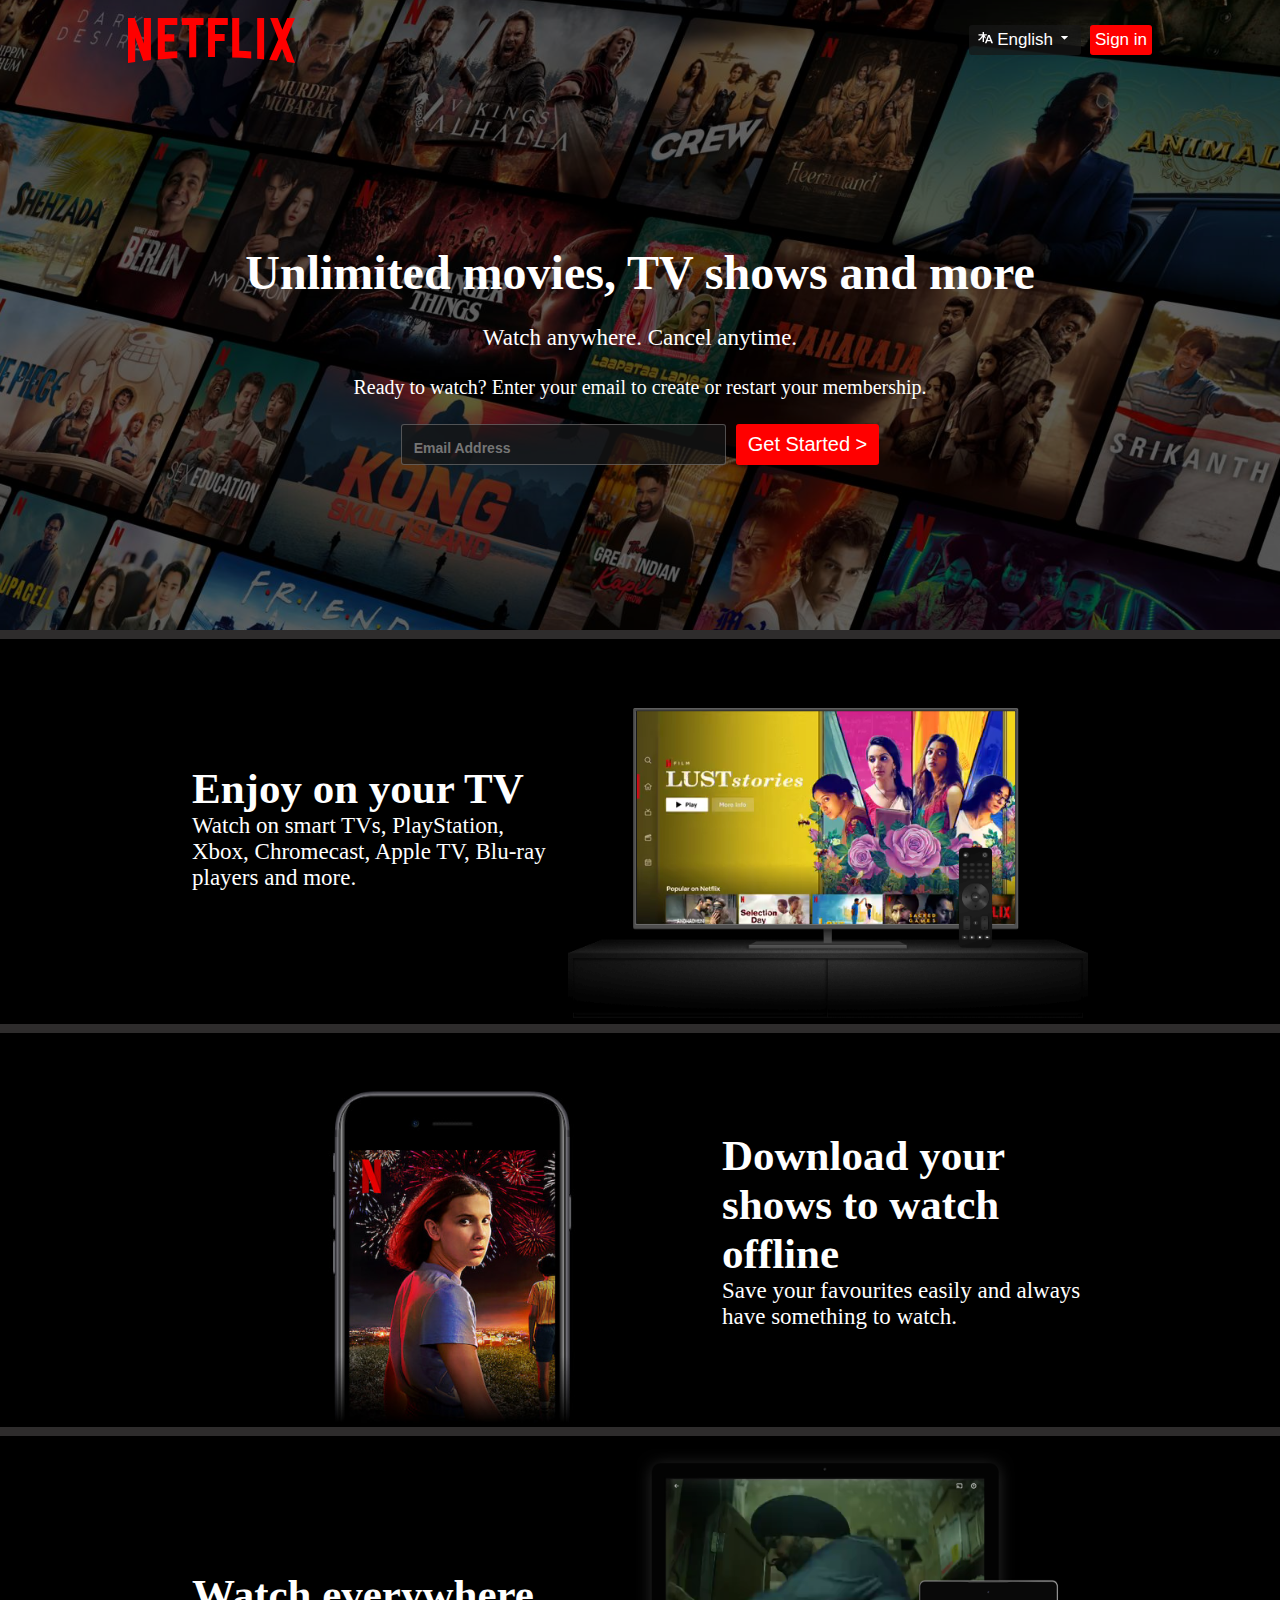
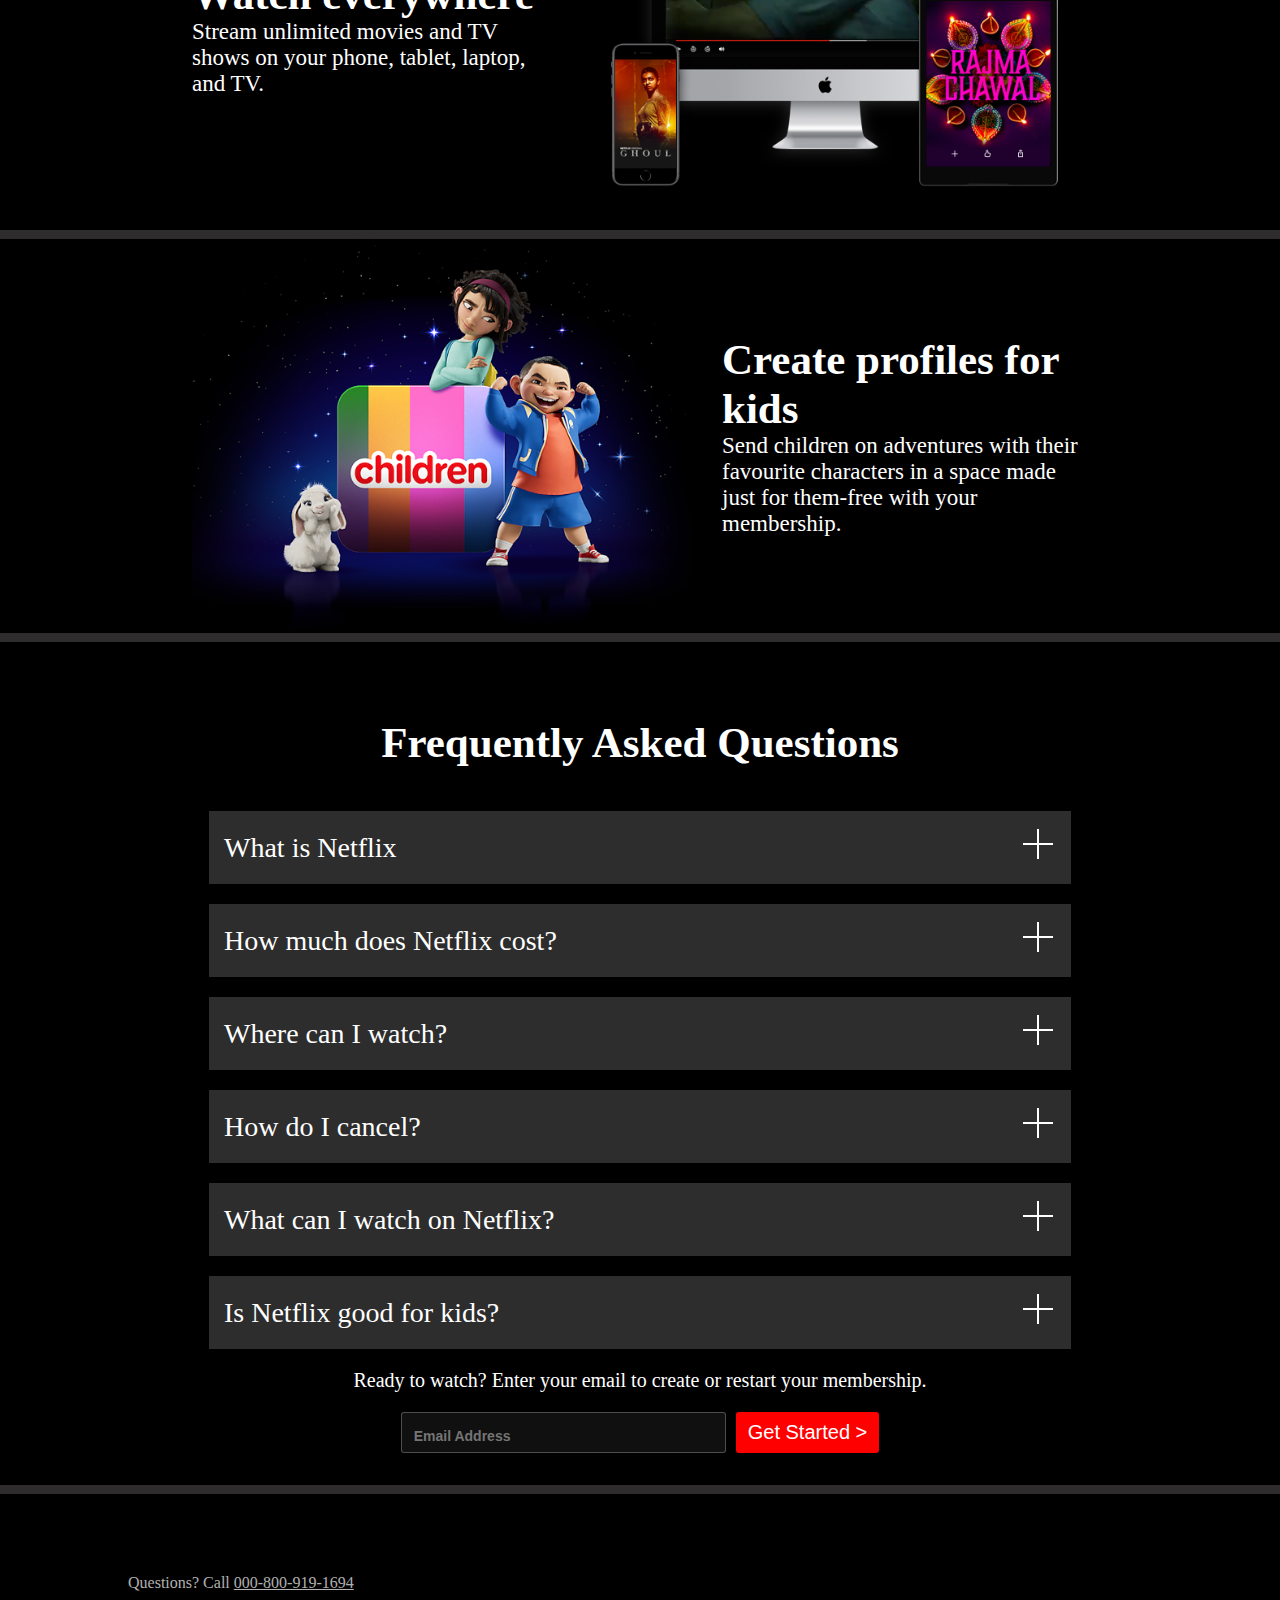
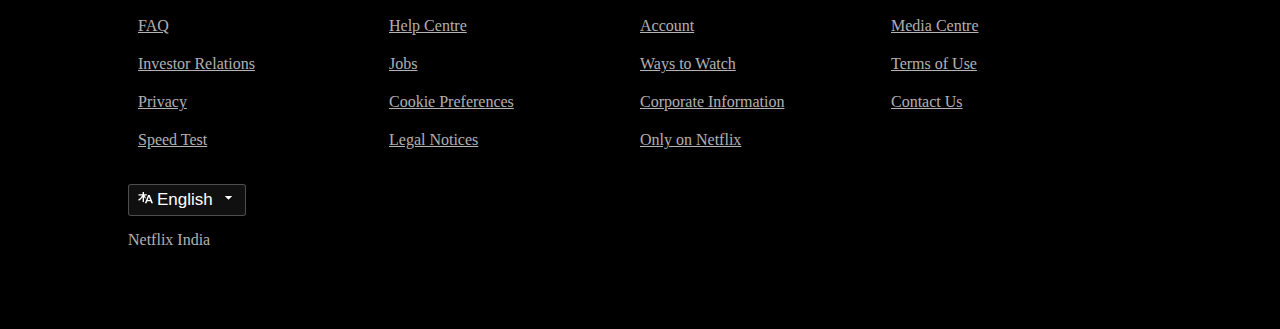
<file: index.html>
<!DOCTYPE html>
<html lang="en">

<head>
    <meta charset="UTF-8">
    <meta name="viewport" content="width=device-width, initial-scale=1.0">
    <title>Netflix India - Watch TV Shows Online, Watch Movies Online</title>
    <link rel="stylesheet" href="style.css">
</head>

<body>
    <div class="main">
        <div class="box"></div>

        <nav>
            <img src="Assets/logo.svg" alt="logo">
            <div>
                <button class="btn-trans"><span><img src="Assets/langicon.svg" alt=""></span>English<span><img
                            src="Assets/lang.svg"></span></button>
                <button class="btn-red">Sign in</button>
            </div>
        </nav>
        <div class="hero">
            <div>
                Unlimited movies, TV shows and more
            </div>
            <div>
                Watch anywhere. Cancel anytime.
            </div>
            <div>
                Ready to watch? Enter your email to create or restart your membership.
            </div>
            <div class="hero-buttons">
                <input type="text" class="email" placeholder="Email Address">
                <button class="hero-btn">Get Started &gt;</button>
            </div>
        </div>
        <div class="seprator"></div>
    </div>
    <section class="first">
        <div>
            <div>Enjoy on your TV</div>
            <div>Watch on smart TVs, PlayStation, Xbox, Chromecast, Apple TV, Blu-ray players and more.</div>
        </div>
        <div class="imgsec">
            <img src="Assets/tv.png" alt="tv img">
            <video src="Assets/video-tv-in-0819.m4v" autoplay muted></video>
        </div>
    </section>
    <div class="seprator"></div>
    <section class="first second">
        <div class="imgsec">
            <img src="Assets/mobile-0819.jpg" alt="Mobile image">
        </div>
        <div>
            <div>Download your shows to watch offline</div>
            <div>Save your favourites easily and always have something to watch.</div>
        </div>
    </section>
    <div class="seprator"></div>
    <section class="first third">
        <div>
            <div>Watch everywhere</div>
            <div>Stream unlimited movies and TV shows on your phone, tablet, laptop, and TV.</div>
        </div>
        <div class="imgsec">
            <img src="Assets/device-pile-in.png" alt="tv img">
            <video src="Assets/video-devices-in.m4v" autoplay muted></video>
        </div>
    </section>

    <div class="seprator"></div>
    <section class="first fourth">
        <div class="imgsec">
            <img src="Assets/cartoons.png" alt="Mobile image">
        </div>
        <div>
            <div>Create profiles for kids</div>
            <div>Send children on adventures with their favourite characters in a space made just for them-free with
                your membership.</div>
        </div>
    </section>
    <div class="seprator"></div>
    <section class="faq">
        <h2>Frequently Asked Questions</h2>
        <div class="faqbox">
            <span>What is Netflix</span> <span><img src="Assets/plus.svg" alt=""></span>
        </div>
        <div class="faqbox">
            <span>How much does Netflix cost?</span> <span><img src="Assets/plus.svg" alt=""></span>
        </div>
        <div class="faqbox">
            <span>Where can I watch?</span> <span><img src="Assets/plus.svg" alt=""></span>
        </div>
        <div class="faqbox">
            <span>How do I cancel?</span> <span><img src="Assets/plus.svg" alt=""></span>
        </div>
        <div class="faqbox">
            <span>What can I watch on Netflix?</span> <span><img src="Assets/plus.svg" alt=""></span>
        </div>
        <div class="faqbox">
            <span>Is Netflix good for kids?</span> <span><img src="Assets/plus.svg" alt=""></span>
        </div>
        <span>Ready to watch? Enter your email to create or restart your membership.</span>
        <div class="hero-buttons">
            <input type="text" class="email" placeholder="Email Address">
            <button class="hero-btn">Get Started &gt;</button>
        </div>
    </section>
    <div class="seprator"></div>
    <footer>
        <span>
            Questions? Call <a href="">000-800-919-1694</a>
        </span>
        <div>
            <ul>
                <li><a href="">FAQ</a></li>
                <li><a href="">Help Centre</a></li>
                <li><a href="">Account</a></li>
                <li><a href="">Media Centre</a></li>
                <li><a href="">Investor Relations</a></li>
                <li><a href="">Jobs</a></li>
                <li><a href="">Ways to Watch</a></li>
                <li><a href="">Terms of Use</a></li>
                <li><a href="">Privacy</a></li>
                <li><a href="">Cookie Preferences</a></li>
                <li><a href="">Corporate Information</a></li>
                <li><a href="">Contact Us</a></li>
                <li><a href="">Speed Test</a></li>
                <li><a href="">Legal Notices</a></li>
                <li><a href="">Only on Netflix</a></li>
            </ul>
        </div>
        <button class="btn-trans" id="last-btn"><span><img src="Assets/langicon.svg"></span>English <span><img
                    src="Assets/lang.svg"></span></button>
        <div id="brand-name">
            Netflix India
        </div>
    </footer>
</body>

</html>
</file>
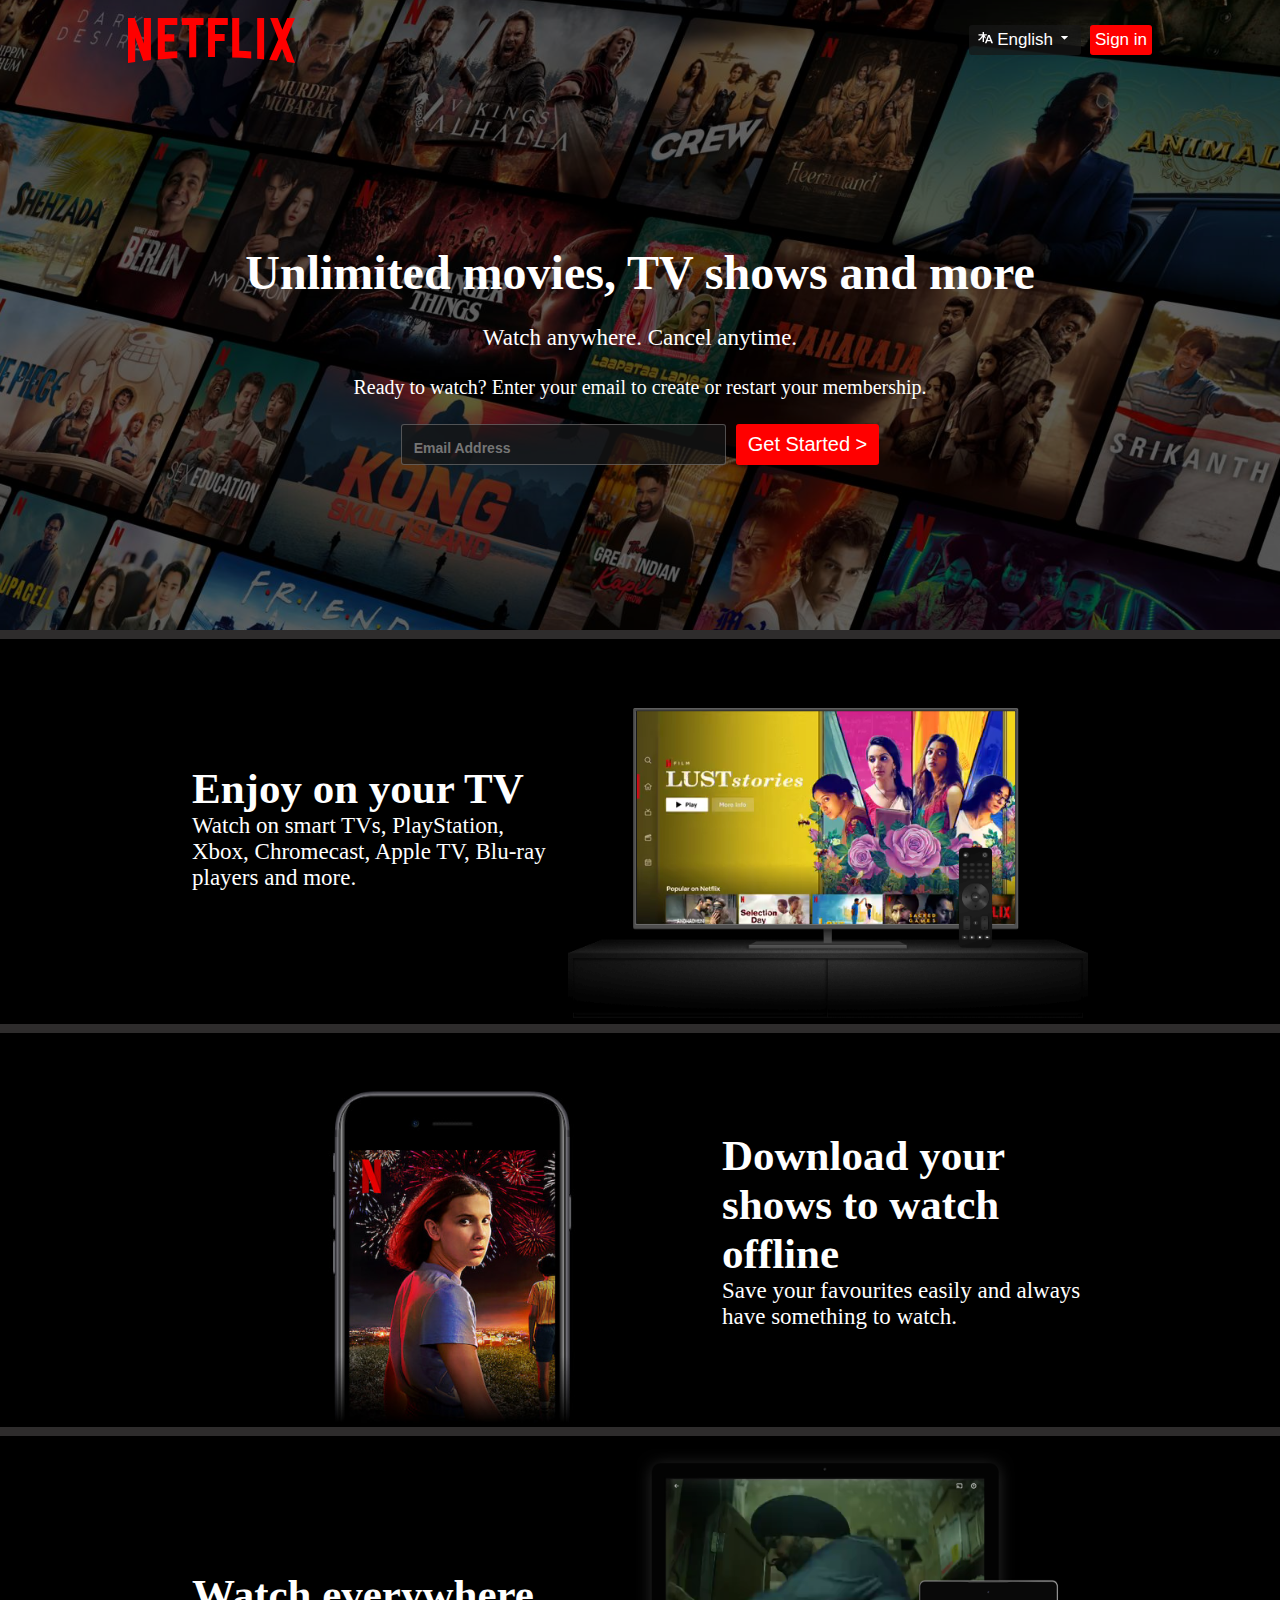
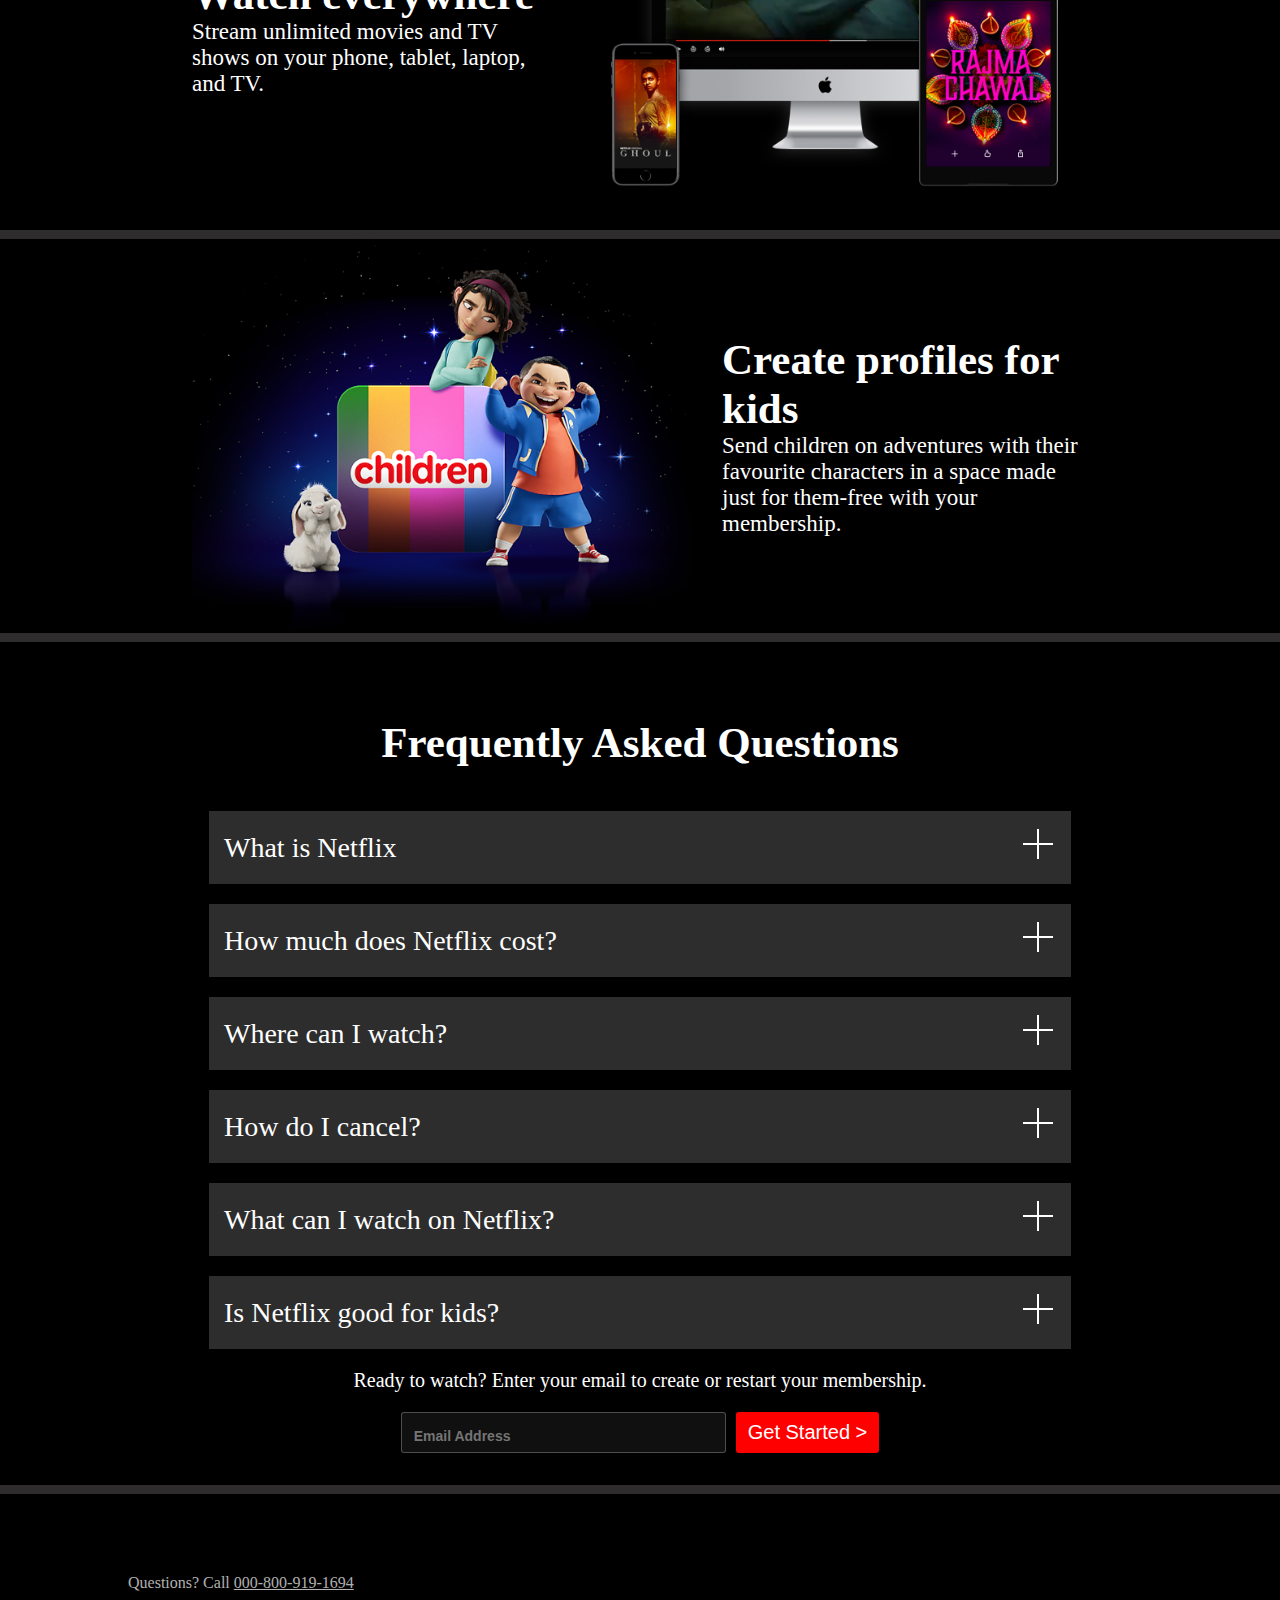
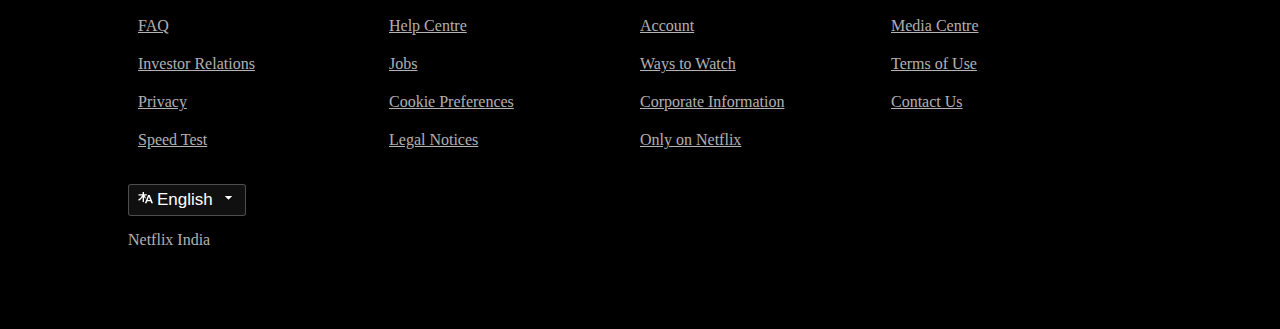
<file: Project 1/netflix.html>
<!DOCTYPE html>
<html lang="en">

<head>
    <meta charset="UTF-8">
    <meta name="viewport" content="width=device-width, initial-scale=1.0">
    <title>Netflix India - Watch TV Shows Online, Watch Movies Online</title>
    <link rel="stylesheet" href="style.css">
</head>

<body>
    <div class="main">
        <div class="box"></div>

        <nav>
            <img src="Assets/logo.svg" alt="logo">
            <div>
                <button class="btn-trans"><span><img src="Assets/langicon.svg" alt=""></span>English<span><img
                            src="Assets/lang.svg"></span></button>
                <button class="btn-red">Sign in</button>
            </div>
        </nav>
        <div class="hero">
            <div>
                Unlimited movies, TV shows and more
            </div>
            <div>
                Watch anywhere. Cancel anytime.
            </div>
            <div>
                Ready to watch? Enter your email to create or restart your membership.
            </div>
            <div class="hero-buttons">
                <input type="text" class="email" placeholder="Email Address">
                <button class="hero-btn">Get Started &gt;</button>
            </div>
        </div>
        <div class="seprator"></div>
    </div>
    <section class="first">
        <div>
            <div>Enjoy on your TV</div>
            <div>Watch on smart TVs, PlayStation, Xbox, Chromecast, Apple TV, Blu-ray players and more.</div>
        </div>
        <div class="imgsec">
            <img src="Assets/tv.png" alt="tv img">
            <video src="Assets/video-tv-in-0819.m4v" autoplay muted></video>
        </div>
    </section>
    <div class="seprator"></div>
    <section class="first second">
        <div class="imgsec">
            <img src="Assets/mobile-0819.jpg" alt="Mobile image">
        </div>
        <div>
            <div>Download your shows to watch offline</div>
            <div>Save your favourites easily and always have something to watch.</div>
        </div>
    </section>
    <div class="seprator"></div>
    <section class="first third">
        <div>
            <div>Watch everywhere</div>
            <div>Stream unlimited movies and TV shows on your phone, tablet, laptop, and TV.</div>
        </div>
        <div class="imgsec">
            <img src="Assets/device-pile-in.png" alt="tv img">
            <video src="Assets/video-devices-in.m4v" autoplay muted></video>
        </div>
    </section>

    <div class="seprator"></div>
    <section class="first fourth">
        <div class="imgsec">
            <img src="Assets/cartoons.png" alt="Mobile image">
        </div>
        <div>
            <div>Create profiles for kids</div>
            <div>Send children on adventures with their favourite characters in a space made just for them-free with
                your membership.</div>
        </div>
    </section>
    <div class="seprator"></div>
    <section class="faq">
        <h2>Frequently Asked Questions</h2>
        <div class="faqbox">
            <span>What is Netflix</span> <span><img src="Assets/plus.svg" alt=""></span>
        </div>
        <div class="faqbox">
            <span>How much does Netflix cost?</span> <span><img src="Assets/plus.svg" alt=""></span>
        </div>
        <div class="faqbox">
            <span>Where can I watch?</span> <span><img src="Assets/plus.svg" alt=""></span>
        </div>
        <div class="faqbox">
            <span>How do I cancel?</span> <span><img src="Assets/plus.svg" alt=""></span>
        </div>
        <div class="faqbox">
            <span>What can I watch on Netflix?</span> <span><img src="Assets/plus.svg" alt=""></span>
        </div>
        <div class="faqbox">
            <span>Is Netflix good for kids?</span> <span><img src="Assets/plus.svg" alt=""></span>
        </div>
        <span>Ready to watch? Enter your email to create or restart your membership.</span>
        <div class="hero-buttons">
            <input type="text" class="email" placeholder="Email Address">
            <button class="hero-btn">Get Started &gt;</button>
        </div>
    </section>
    <div class="seprator"></div>
    <footer>
        <span>
            Questions? Call <a href="">000-800-919-1694</a>
        </span>
        <div>
            <ul>
                <li><a href="">FAQ</a></li>
                <li><a href="">Help Centre</a></li>
                <li><a href="">Account</a></li>
                <li><a href="">Media Centre</a></li>
                <li><a href="">Investor Relations</a></li>
                <li><a href="">Jobs</a></li>
                <li><a href="">Ways to Watch</a></li>
                <li><a href="">Terms of Use</a></li>
                <li><a href="">Privacy</a></li>
                <li><a href="">Cookie Preferences</a></li>
                <li><a href="">Corporate Information</a></li>
                <li><a href="">Contact Us</a></li>
                <li><a href="">Speed Test</a></li>
                <li><a href="">Legal Notices</a></li>
                <li><a href="">Only on Netflix</a></li>
            </ul>
        </div>
        <button class="btn-trans" id="last-btn"><span><img src="Assets/langicon.svg"></span>English <span><img
                    src="Assets/lang.svg"></span></button>
        <div id="brand-name">
            Netflix India
        </div>
    </footer>
</body>

</html>
</file>
<file: style.css>
* {
    margin: 0;
    padding: 0;
}

body {
    background-color: black;
}

.main {
    background-image: url(Assets/bg.jpg);
    height: 70vh;
    background-size: max(1600px, 100vw);
    background-repeat: no-repeat;
    background-position: center center;
    position: relative;
}

.box {
    height: 70vh;
    width: 100%;
    background-color: black;
    opacity: 0.5;
    position: absolute;
    top: 0;
}

nav {
    display: flex;
    width: 80vw;
    height: 80px;
    margin: auto;
    justify-content: space-between;
    align-items: center;
    position: relative;
    z-index: 2;
}

nav img {
    height: 45px;
    position: relative;
}

.btn-trans {
    font-size: 17px;
    font-weight: 400;
    padding: 5px 5px 5px 5px;
    border-radius: 3px;
    color: white;
    border: rgba(23, 23, 23, 0.7);
    background-color: rgba(23, 23, 23, 0.7);
    cursor: pointer;
    margin-right: 5px;
}

.btn-trans img {
    height: 15px;
    padding: 0px 4px 0px 4px;
    position: relative;
    z-index: 2;
    cursor: pointer;
}

.btn-red {
    font-size: 17px;
    font-weight: 400;
    padding: 5px 5px 5px 5px;
    border-radius: 3px;
    color: white;
    background-color: red;
    border: red;
    z-index: 2;
    cursor: pointer;
}

.hero {
    height: calc(100% - 80px);
    display: flex;
    align-items: center;
    justify-content: center;
    flex-direction: column;
    position: relative;
    z-index: 2;
    gap: 25px;
    padding: 0 20px;
    text-align: center;

}

.hero> :nth-child(1) {
    color: white;
    font-size: 48px;
    font-weight: 900;
}

.hero> :nth-child(2) {
    color: white;
    font-size: 23px;
    font-weight: 400;
}

.hero> :nth-child(3) {
    color: white;
    font-size: 20px;
    font-weight: 400;
}

.hero-buttons {
    display: flex;
    justify-content: center;
    align-items: center;
    gap: 10px;
}

.hero-btn {
    font-size: 20px;
    font-weight: 500;
    padding: 9px 12px;
    border-radius: 3px;
    color: white;
    background-color: red;
    border: red;
    cursor: pointer;
}

.email {
    font-size: 14px;
    font-weight: 700;
    padding: 15px 115px 8px 12px;
    border-radius: 3px;
    color: white;
    border: 0.5px solid rgba(225, 223, 223, 0.3);
    background-color: rgba(23, 23, 23, 0.7);
}

.seprator {
    height: 1vh;
    background-color: rgb(46, 44, 44);
    position: relative;
    z-index: 2;
}

.first {
    display: flex;
    justify-content: center;
    align-items: center;
    max-width: 70vw;
    margin: auto;
    color: white;
    gap: 10px;
}


.first>div :nth-child(1) {
    font-size: 43px;
    font-weight: 900;
}

.first>div :nth-child(2) {
    font-size: 23px;
    font-weight: 400;
}

.imgsec {
    position: relative;
}

.imgsec img {
    width: 520px;
    position: relative;
    z-index: 1;
}

.imgsec video {
    position: absolute;
    width: 390px;
    top: 81px;
    right: 61px;
}

.third .imgsec video {
    position: absolute;
    width: 320px;
    top: 33px;
    right: 103px;
}

.faq {
    color: white;
    padding: 32px;
}

.faq h2 {
    text-align: center;
    font-size: 43px;
    font-weight: 700;
    margin: 44px;
}

.faqbox {
    display: flex;
    background-color: #2d2d2d;
    max-width: 65vw;
    padding: 15px;
    justify-content: space-between;
    align-items: center;
    font-size: 28px;
    margin: 20px auto;
    cursor: pointer;
    transition: all 0.5s linear;
}

.faqbox:hover {
    background-color: #414141;
}

.faq>span {
    width: 100%;
    display: inline-block;
    font-size: 20px;
    font-weight: 400;
    text-align: center;
    margin-bottom: 20px;
}

footer {
    padding: 80px;
    color: rgba(255, 255, 255, 0.7);
    width: 80vw;
    margin: auto;
}

footer span a {
    color: rgba(255, 255, 255, 0.7);
}

footer ul {
    padding: 10px;
    max-width: 80vw;
    margin: 15px 0;
    display: grid;
    grid-template-columns: 1fr 1fr 1fr 1fr;
    grid-template-rows: 1fr 1fr 1fr 1fr;
    row-gap: 20px;
}

footer ul li {
    list-style: none;

}

footer ul li a {
    text-decoration-color: rgba(255, 255, 255, 0.7);
    color: rgba(255, 255, 255, 0.7);
}

#last-btn {
    margin-top: 10px;
    border: 0.5px solid rgba(225, 223, 223, 0.3);
}

#brand-name {
    padding-top: 15px;
}


@media (max-width:1200px) {

    nav img {
        height: 27px;
    }

    nav {
        max-width: 99vw;
    }

    .btn-red {
        font-size: 12px;
    }

    .btn-trans {
        font-size: 12px;
    }

    .btn-trans img {
        height: 10px;
    }

    .hero> :nth-child(1) {
        font-size: 32px;
        font-weight: 900;
    }

    .hero> :nth-child(2) {
        font-size: 18px;
        font-weight: 400;
    }

    .hero> :nth-child(3) {
        font-size: 18px;
        font-weight: 400;
    }

    .hero-buttons {
        flex-wrap: wrap;
    }

    .first {
        flex-wrap: wrap;
        padding: 45px 26px;
    }

    .imgsec img {
        width: 400px;
    }

    .imgsec video {
        width: 290px;
        top: 63px;
        right: 57px;
    }

    .third .imgsec video {
        width: 247px;
        top: 26px;
        right: 79px;
    }

    .faq h2 {

        font-size: 32px;
    }

    footer ul {
        grid-template-columns: 1fr 1fr;
        gap: 35px;
    }
}
</file>
<file: Project 1/style.css>
* {
    margin: 0;
    padding: 0;
}

body {
    background-color: black;
}

.main {
    background-image: url(Assets/bg.jpg);
    height: 70vh;
    background-size: max(1600px, 100vw);
    background-repeat: no-repeat;
    background-position: center center;
    position: relative;
}

.box {
    height: 70vh;
    width: 100%;
    background-color: black;
    opacity: 0.5;
    position: absolute;
    top: 0;
}

nav {
    display: flex;
    width: 80vw;
    height: 80px;
    margin: auto;
    justify-content: space-between;
    align-items: center;
    position: relative;
    z-index: 2;
}

nav img {
    height: 45px;
    position: relative;
}

.btn-trans {
    font-size: 17px;
    font-weight: 400;
    padding: 5px 5px 5px 5px;
    border-radius: 3px;
    color: white;
    border: rgba(23, 23, 23, 0.7);
    background-color: rgba(23, 23, 23, 0.7);
    cursor: pointer;
    margin-right: 5px;
}

.btn-trans img {
    height: 15px;
    padding: 0px 4px 0px 4px;
    position: relative;
    z-index: 2;
    cursor: pointer;
}

.btn-red {
    font-size: 17px;
    font-weight: 400;
    padding: 5px 5px 5px 5px;
    border-radius: 3px;
    color: white;
    background-color: red;
    border: red;
    z-index: 2;
    cursor: pointer;
}

.hero {
    height: calc(100% - 80px);
    display: flex;
    align-items: center;
    justify-content: center;
    flex-direction: column;
    position: relative;
    z-index: 2;
    gap: 25px;
    padding: 0 20px;
    text-align: center;

}

.hero> :nth-child(1) {
    color: white;
    font-size: 48px;
    font-weight: 900;
}

.hero> :nth-child(2) {
    color: white;
    font-size: 23px;
    font-weight: 400;
}

.hero> :nth-child(3) {
    color: white;
    font-size: 20px;
    font-weight: 400;
}

.hero-buttons {
    display: flex;
    justify-content: center;
    align-items: center;
    gap: 10px;
}

.hero-btn {
    font-size: 20px;
    font-weight: 500;
    padding: 9px 12px;
    border-radius: 3px;
    color: white;
    background-color: red;
    border: red;
    cursor: pointer;
}

.email {
    font-size: 14px;
    font-weight: 700;
    padding: 15px 115px 8px 12px;
    border-radius: 3px;
    color: white;
    border: 0.5px solid rgba(225, 223, 223, 0.3);
    background-color: rgba(23, 23, 23, 0.7);
}

.seprator {
    height: 1vh;
    background-color: rgb(46, 44, 44);
    position: relative;
    z-index: 2;
}

.first {
    display: flex;
    justify-content: center;
    align-items: center;
    max-width: 70vw;
    margin: auto;
    color: white;
    gap: 10px;
}


.first>div :nth-child(1) {
    font-size: 43px;
    font-weight: 900;
}

.first>div :nth-child(2) {
    font-size: 23px;
    font-weight: 400;
}

.imgsec {
    position: relative;
}

.imgsec img {
    width: 520px;
    position: relative;
    z-index: 1;
}

.imgsec video {
    position: absolute;
    width: 390px;
    top: 81px;
    right: 61px;
}

.third .imgsec video {
    position: absolute;
    width: 320px;
    top: 33px;
    right: 103px;
}

.faq {
    color: white;
    padding: 32px;
}

.faq h2 {
    text-align: center;
    font-size: 43px;
    font-weight: 700;
    margin: 44px;
}

.faqbox {
    display: flex;
    background-color: #2d2d2d;
    max-width: 65vw;
    padding: 15px;
    justify-content: space-between;
    align-items: center;
    font-size: 28px;
    margin: 20px auto;
    cursor: pointer;
    transition: all 0.5s linear;
}

.faqbox:hover {
    background-color: #414141;
}

.faq>span {
    width: 100%;
    display: inline-block;
    font-size: 20px;
    font-weight: 400;
    text-align: center;
    margin-bottom: 20px;
}

footer {
    padding: 80px;
    color: rgba(255, 255, 255, 0.7);
    width: 80vw;
    margin: auto;
}

footer span a {
    color: rgba(255, 255, 255, 0.7);
}

footer ul {
    padding: 10px;
    max-width: 80vw;
    margin: 15px 0;
    display: grid;
    grid-template-columns: 1fr 1fr 1fr 1fr;
    grid-template-rows: 1fr 1fr 1fr 1fr;
    row-gap: 20px;
}

footer ul li {
    list-style: none;

}

footer ul li a {
    text-decoration-color: rgba(255, 255, 255, 0.7);
    color: rgba(255, 255, 255, 0.7);
}

#last-btn {
    margin-top: 10px;
    border: 0.5px solid rgba(225, 223, 223, 0.3);
}

#brand-name {
    padding-top: 15px;
}


@media (max-width:1200px) {

    nav img {
        height: 27px;
    }

    nav {
        max-width: 99vw;
    }

    .btn-red {
        font-size: 12px;
    }

    .btn-trans {
        font-size: 12px;
    }

    .btn-trans img {
        height: 10px;
    }

    .hero> :nth-child(1) {
        font-size: 32px;
        font-weight: 900;
    }

    .hero> :nth-child(2) {
        font-size: 18px;
        font-weight: 400;
    }

    .hero> :nth-child(3) {
        font-size: 18px;
        font-weight: 400;
    }

    .hero-buttons {
        flex-wrap: wrap;
    }

    .first {
        flex-wrap: wrap;
        padding: 45px 26px;
    }

    .imgsec img {
        width: 400px;
    }

    .imgsec video {
        width: 290px;
        top: 63px;
        right: 57px;
    }

    .third .imgsec video {
        width: 247px;
        top: 26px;
        right: 79px;
    }

    .faq h2 {

        font-size: 32px;
    }

    footer ul {
        grid-template-columns: 1fr 1fr;
        gap: 35px;
    }
}
</file>
